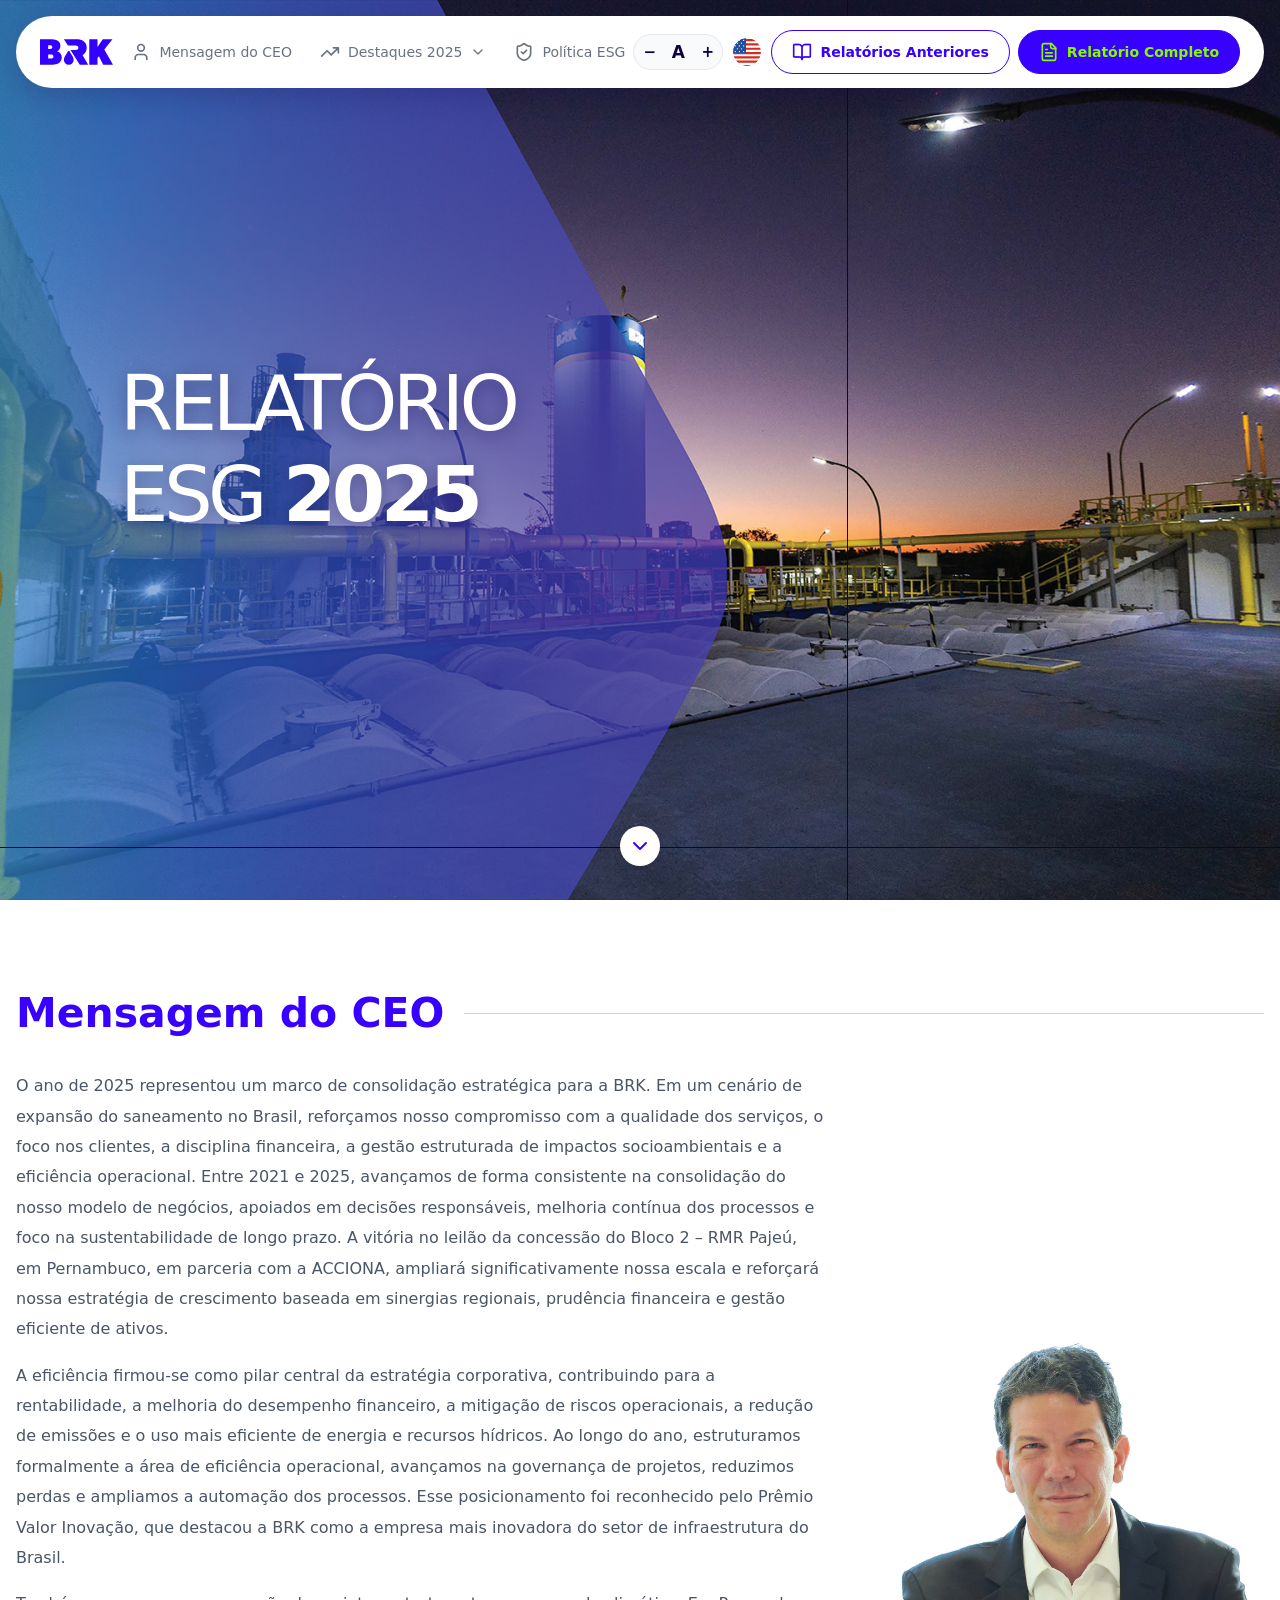
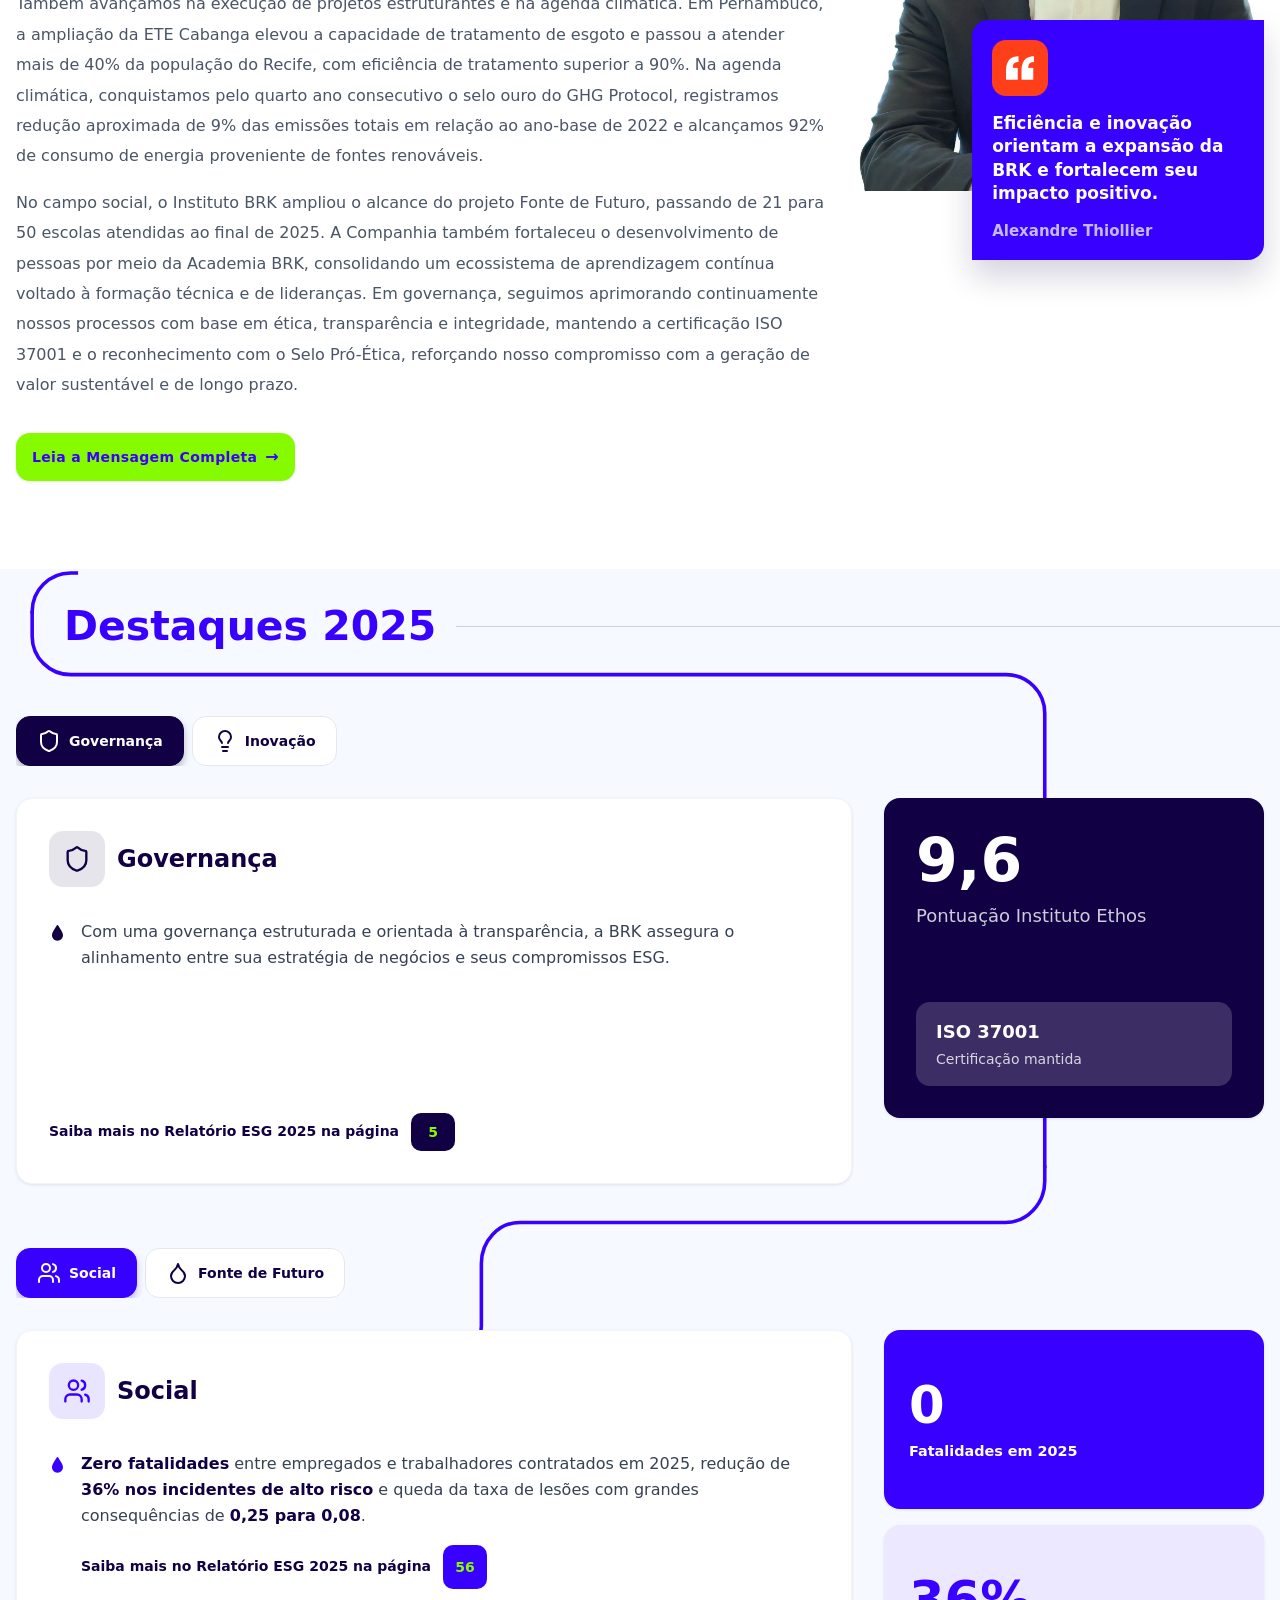
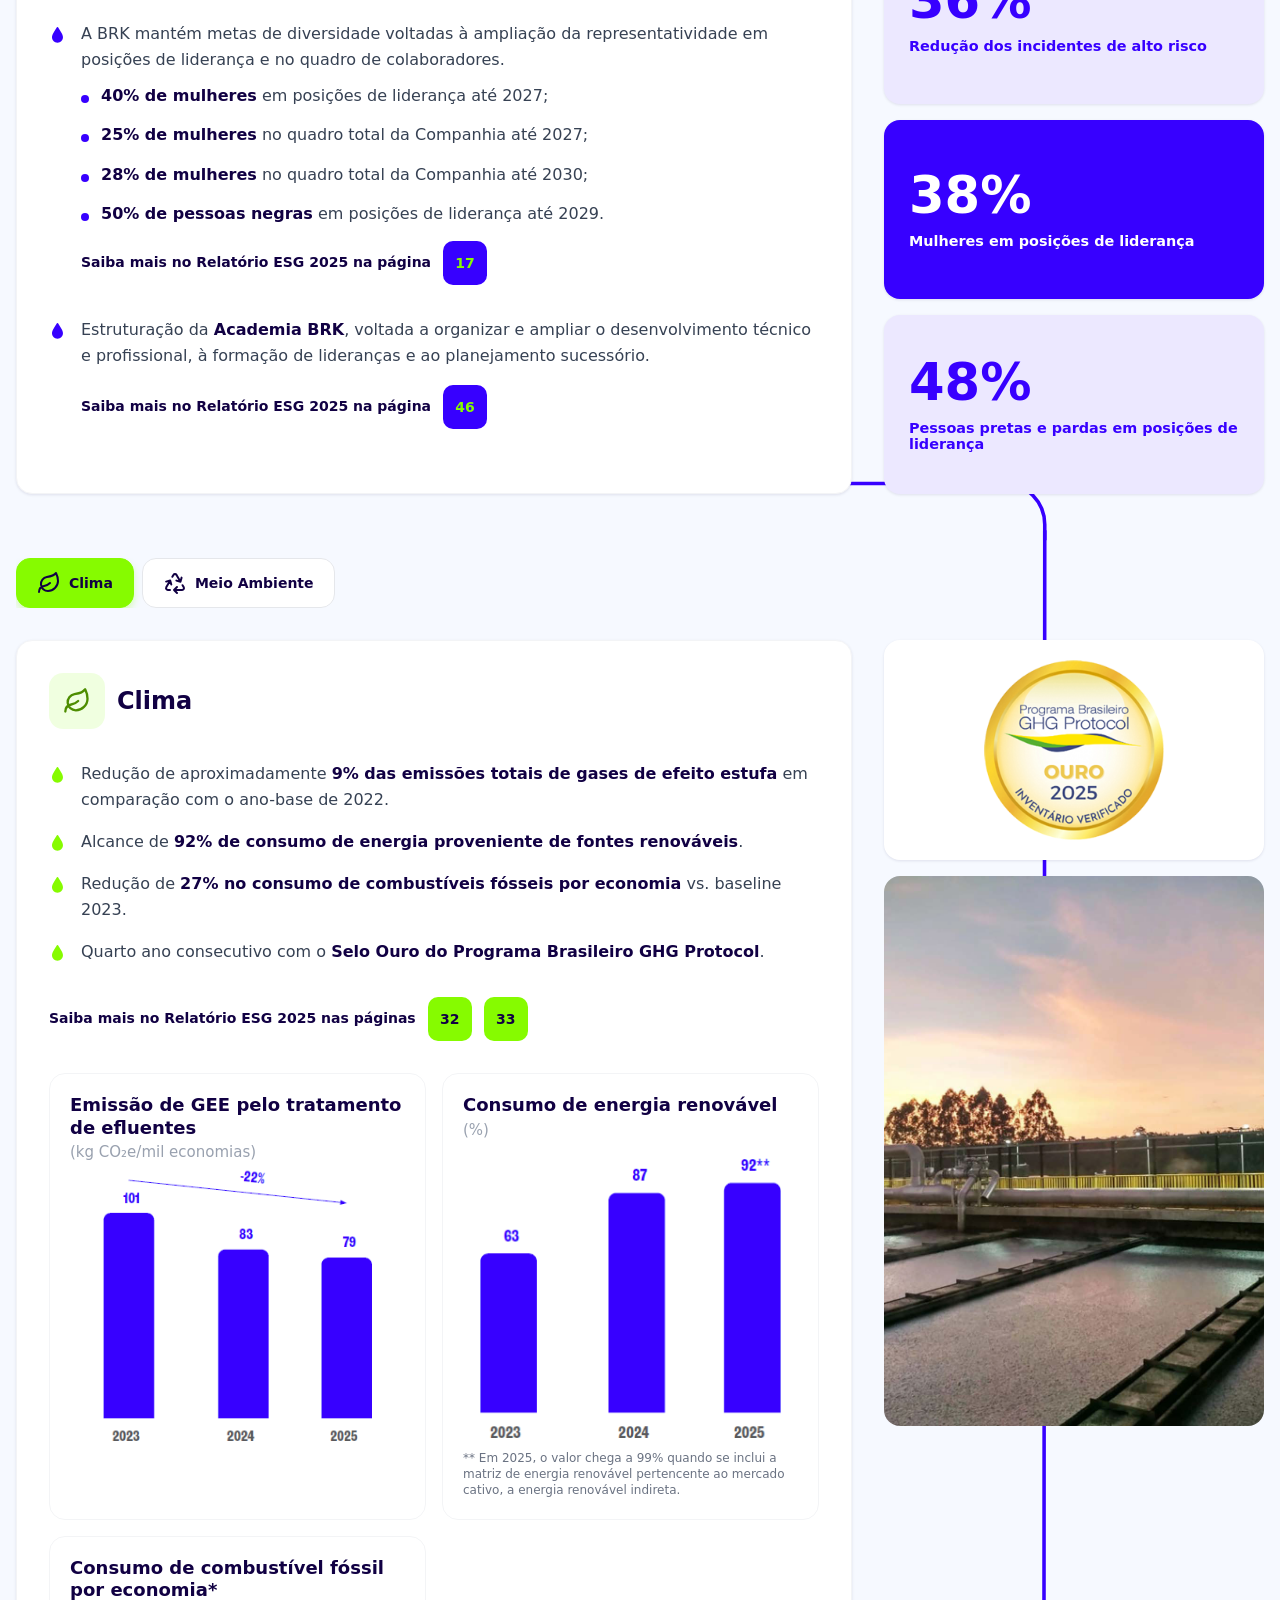
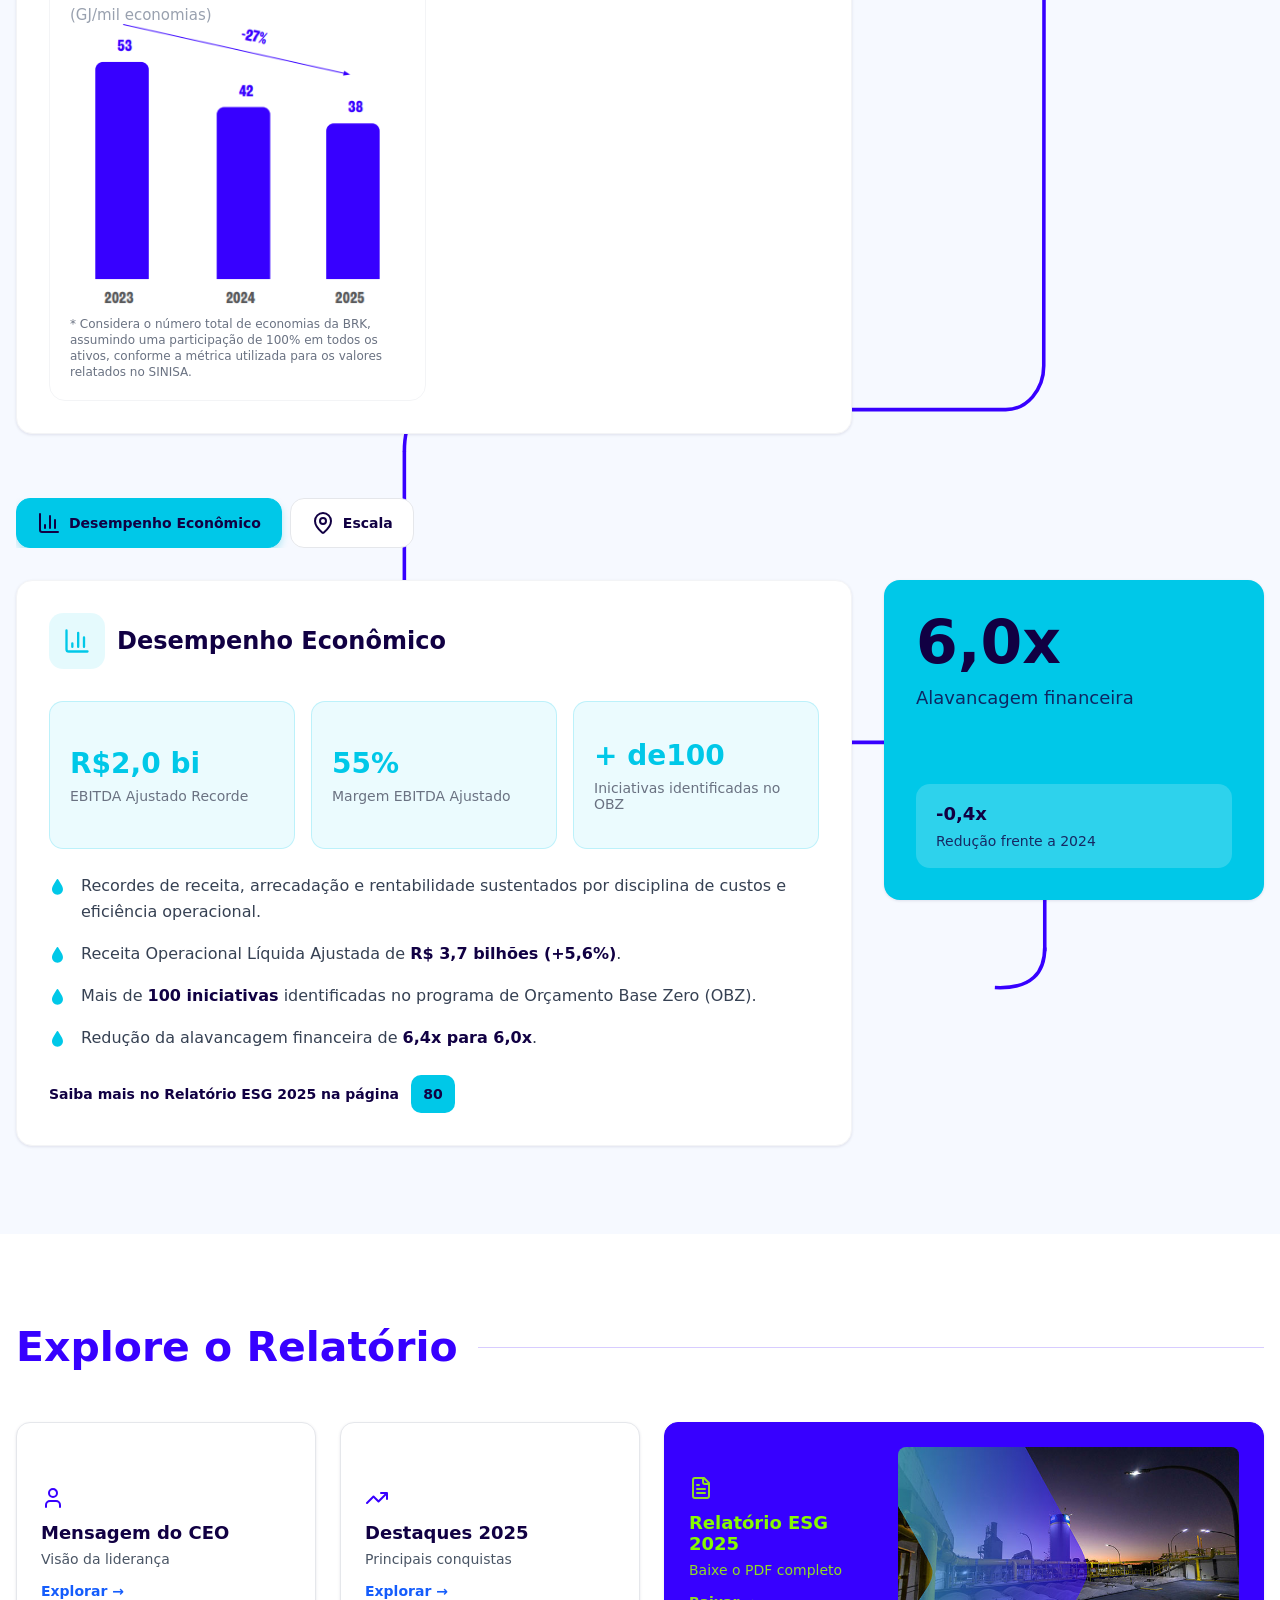
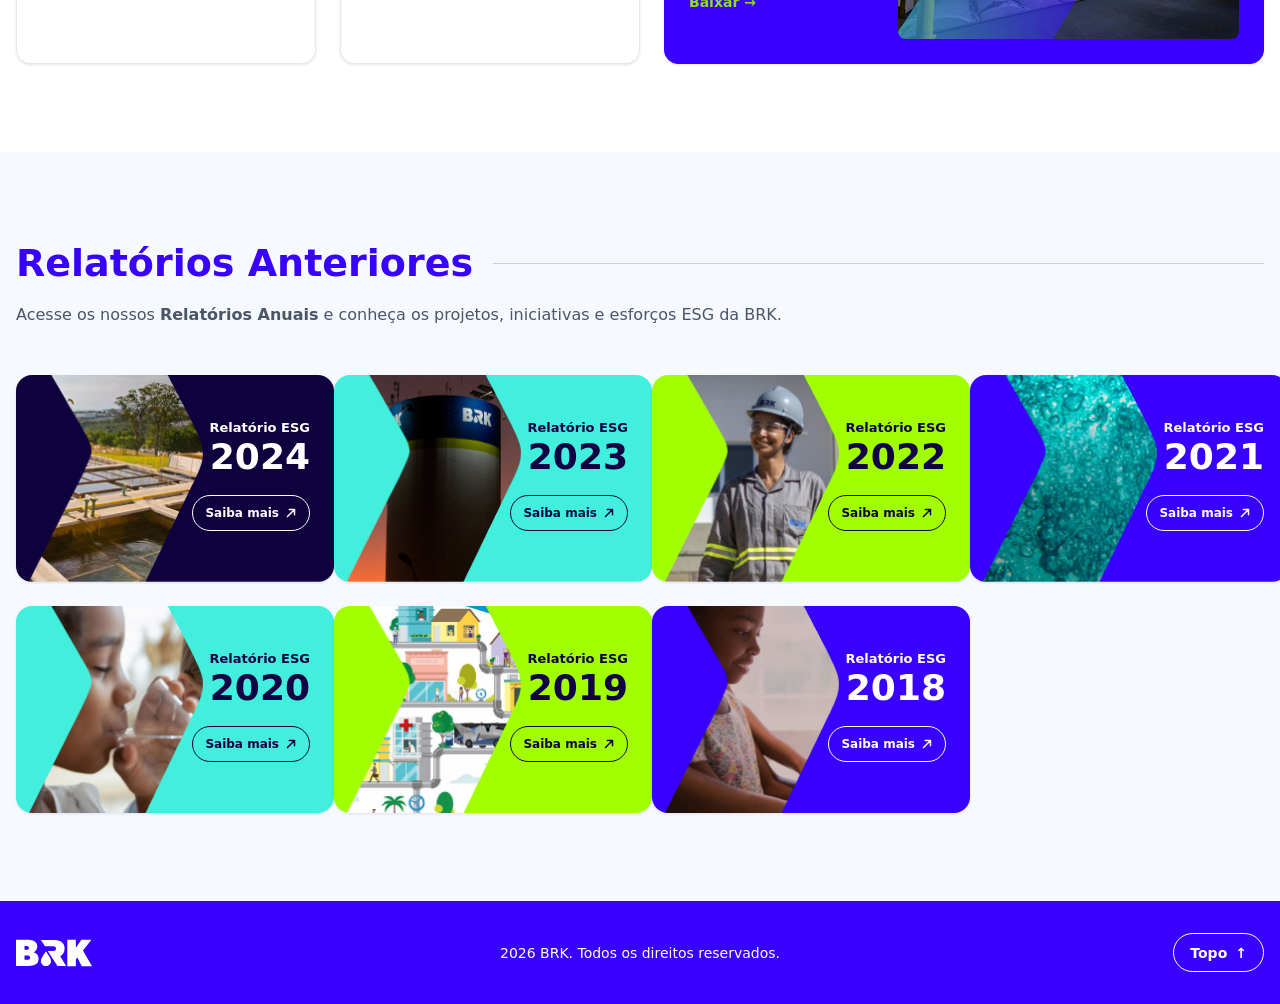
<file: index.html>
<!doctype html>
<html lang="pt-BR" data-beasties-container>
<head>
  <meta charset="utf-8">
  <title>BRK — Relatório ESG 2025</title>
  <base href="./">
  <meta name="viewport" content="width=device-width, initial-scale=1">
  <link rel="icon" type="image/x-icon" href="favicon.ico">

  <!--
    Google Tag Manager — instalação futura
    1. Troque GTM-XXXXXXX pelo ID enviado pelo cliente/agência.
    2. Descomente este bloco dentro do <head>.
    3. Descomente também o bloco <noscript> no início do <body>.

    <script>
      (function(w,d,s,l,i){w[l]=w[l]||[];w[l].push({'gtm.start':
      new Date().getTime(),event:'gtm.js'});var f=d.getElementsByTagName(s)[0],
      j=d.createElement(s),dl=l!='dataLayer'?'&l='+l:'';j.async=true;j.src=
      'https://www.googletagmanager.com/gtm.js?id='+i+dl;f.parentNode.insertBefore(j,f);
      })(window,document,'script','dataLayer','GTM-XXXXXXX');
    </script>
  -->
<style>:root{--brk-color-brand:#3700ff;--brk-color-brand-dark:#110043;--brk-color-brand-soft:#e9e4ff;--brk-color-lime:#86fb00;--brk-color-cyan:#00c8e8;--brk-color-orange:#ff3f19;--brk-color-canvas:#ffffff;--brk-color-highlight:#f6f9ff;--brk-color-surface-subtle:#f9fafb;--brk-color-surface-muted:#eef1ff;--brk-color-text:#110043;--brk-color-text-muted:#4a5565;--brk-color-text-soft:#6a7282;--brk-color-border:#e5e7eb;--brk-color-border-brand:rgb(55 0 255 / 20%);--brk-color-focus:#3700ff}:root{--brk-space-1:.25rem;--brk-space-2:.5rem;--brk-space-3:.75rem;--brk-space-4:1rem;--brk-space-5:1.25rem;--brk-space-6:1.5rem;--brk-space-7:1.75rem;--brk-space-8:2rem;--brk-space-10:2.5rem;--brk-space-12:3rem;--brk-space-14:3.5rem;--brk-space-16:4rem;--brk-space-18:4.5rem;--brk-space-22:5.5rem;--brk-space-28:7rem;--brk-radius-sm:.5rem;--brk-radius-md:.875rem;--brk-radius-lg:1rem;--brk-radius-xl:1.5rem;--brk-radius-pill:999px;--brk-shadow-card:0 1px 3px rgb(17 0 67 / 10%);--brk-shadow-floating:0 16px 32px rgb(17 0 67 / 18%)}:root{--brk-font-sans:Inter, system-ui, -apple-system, BlinkMacSystemFont, "Segoe UI", sans-serif;--brk-font-scale:1;--brk-text-body:calc(1rem * var(--brk-font-scale));--brk-leading-body:1.9;--brk-text-section:clamp( calc(2rem * var(--brk-font-scale)), calc(3.2vw * var(--brk-font-scale)), calc(2.875rem * var(--brk-font-scale)) );--brk-text-hero:clamp( calc(2.75rem * var(--brk-font-scale)), calc(5.1vw * var(--brk-font-scale)), calc(5rem * var(--brk-font-scale)) );--brk-mobile-text-xs:.8125rem;--brk-mobile-text-sm:.875rem;--brk-mobile-text-md:.9375rem;--brk-mobile-text-lg:1rem;--brk-mobile-text-title:1.375rem;--brk-mobile-text-display:2.25rem}:root{--brk-container:80rem;--brk-gutter:1rem;--brk-section-block:5.5rem}@media(max-width:1023px){:root{--brk-gutter:2rem;--brk-section-block:4.5rem}}@media(max-width:767px){:root{--brk-gutter:1.25rem;--brk-section-block:3.5rem}}:root{--brk-motion-fast:.22s;--brk-motion-standard:.34s;--brk-motion-reveal:.46s;--brk-ease-standard:cubic-bezier(.2, 0, 0, 1);--brk-ease-out:cubic-bezier(.16, 1, .3, 1)}@media(prefers-reduced-motion:reduce){:root{--brk-motion-fast:0ms;--brk-motion-standard:0ms;--brk-motion-reveal:0ms}}*,*:before,*:after{box-sizing:border-box}html{color:var(--brk-color-text);font-family:var(--brk-font-sans);scroll-behavior:smooth}body{margin:0;min-width:20rem;background:var(--brk-color-canvas);color:var(--brk-color-text);font-size:var(--brk-text-body)}@media(prefers-reduced-motion:reduce){html{scroll-behavior:auto}}</style><link rel="stylesheet" href="styles.92862c17c37a5d15.css" media="print" onload="this.media='all'"><noscript><link rel="stylesheet" href="styles.92862c17c37a5d15.css"></noscript></head>
<body>
  <!--
    Google Tag Manager (noscript) — instalação futura
    Troque GTM-XXXXXXX pelo ID real e descomente junto com o script do <head>.

    <noscript>
      <iframe src="https://www.googletagmanager.com/ns.html?id=GTM-XXXXXXX"
        height="0" width="0" style="display:none;visibility:hidden"></iframe>
    </noscript>
  -->
  <app-root></app-root>
<script src="runtime.fac3cbcdab7f5ced.js" type="module"></script><script src="polyfills.3b3bae7d66c260d7.js" type="module"></script><script src="main.1730dc0094d72fb5.js" type="module"></script></body>
</html>
</file>
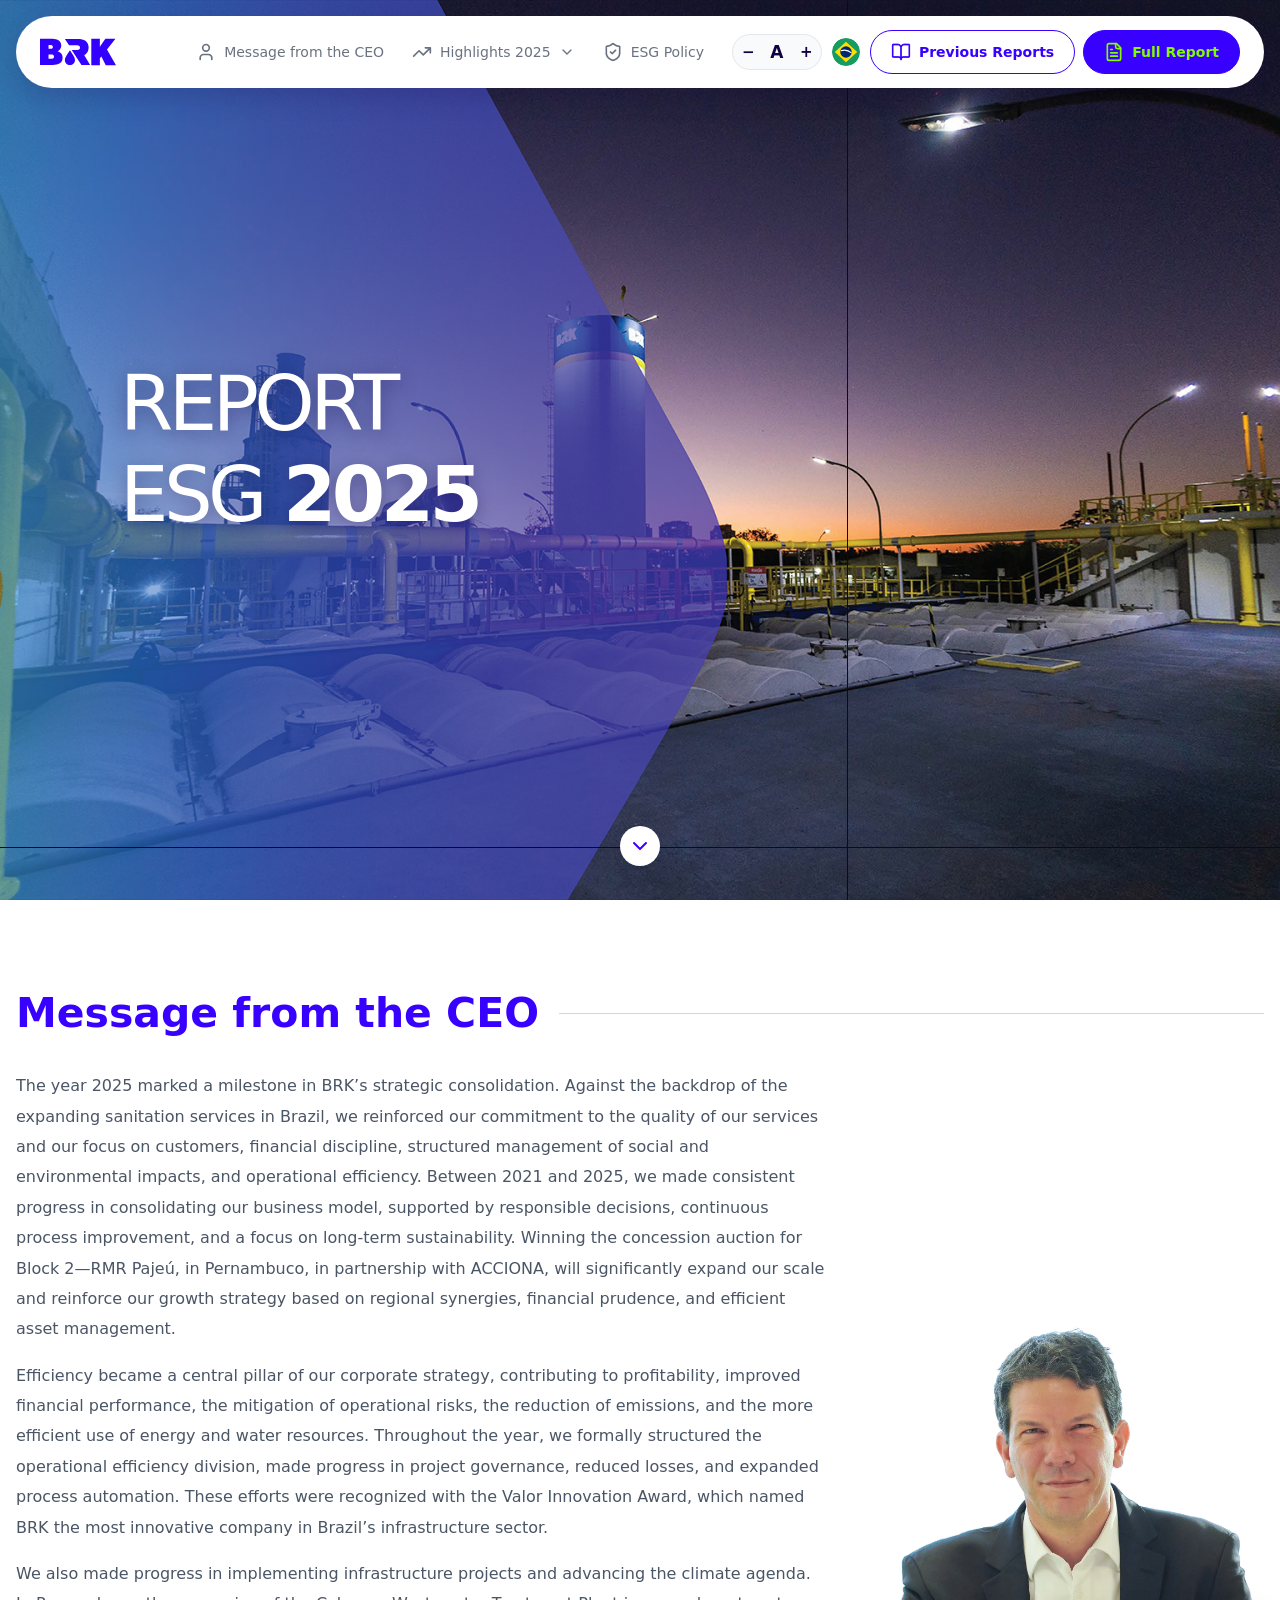
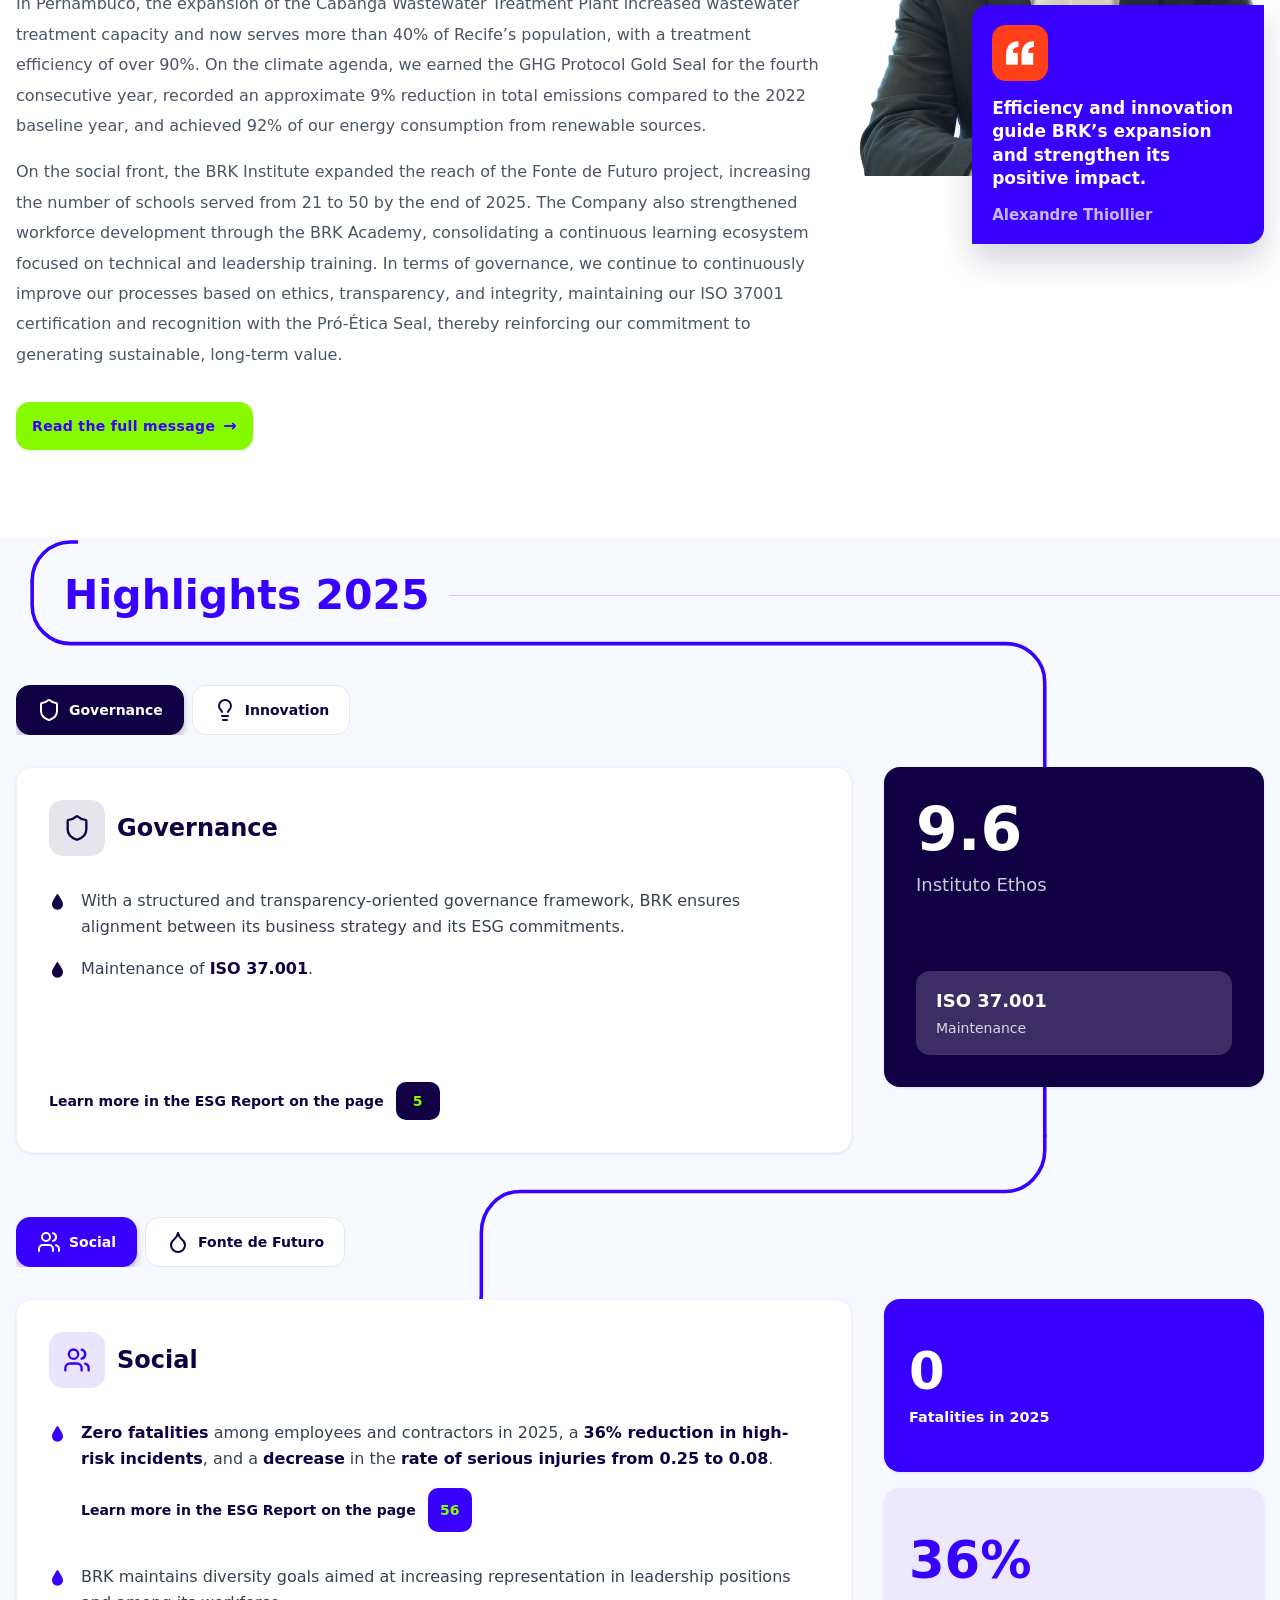
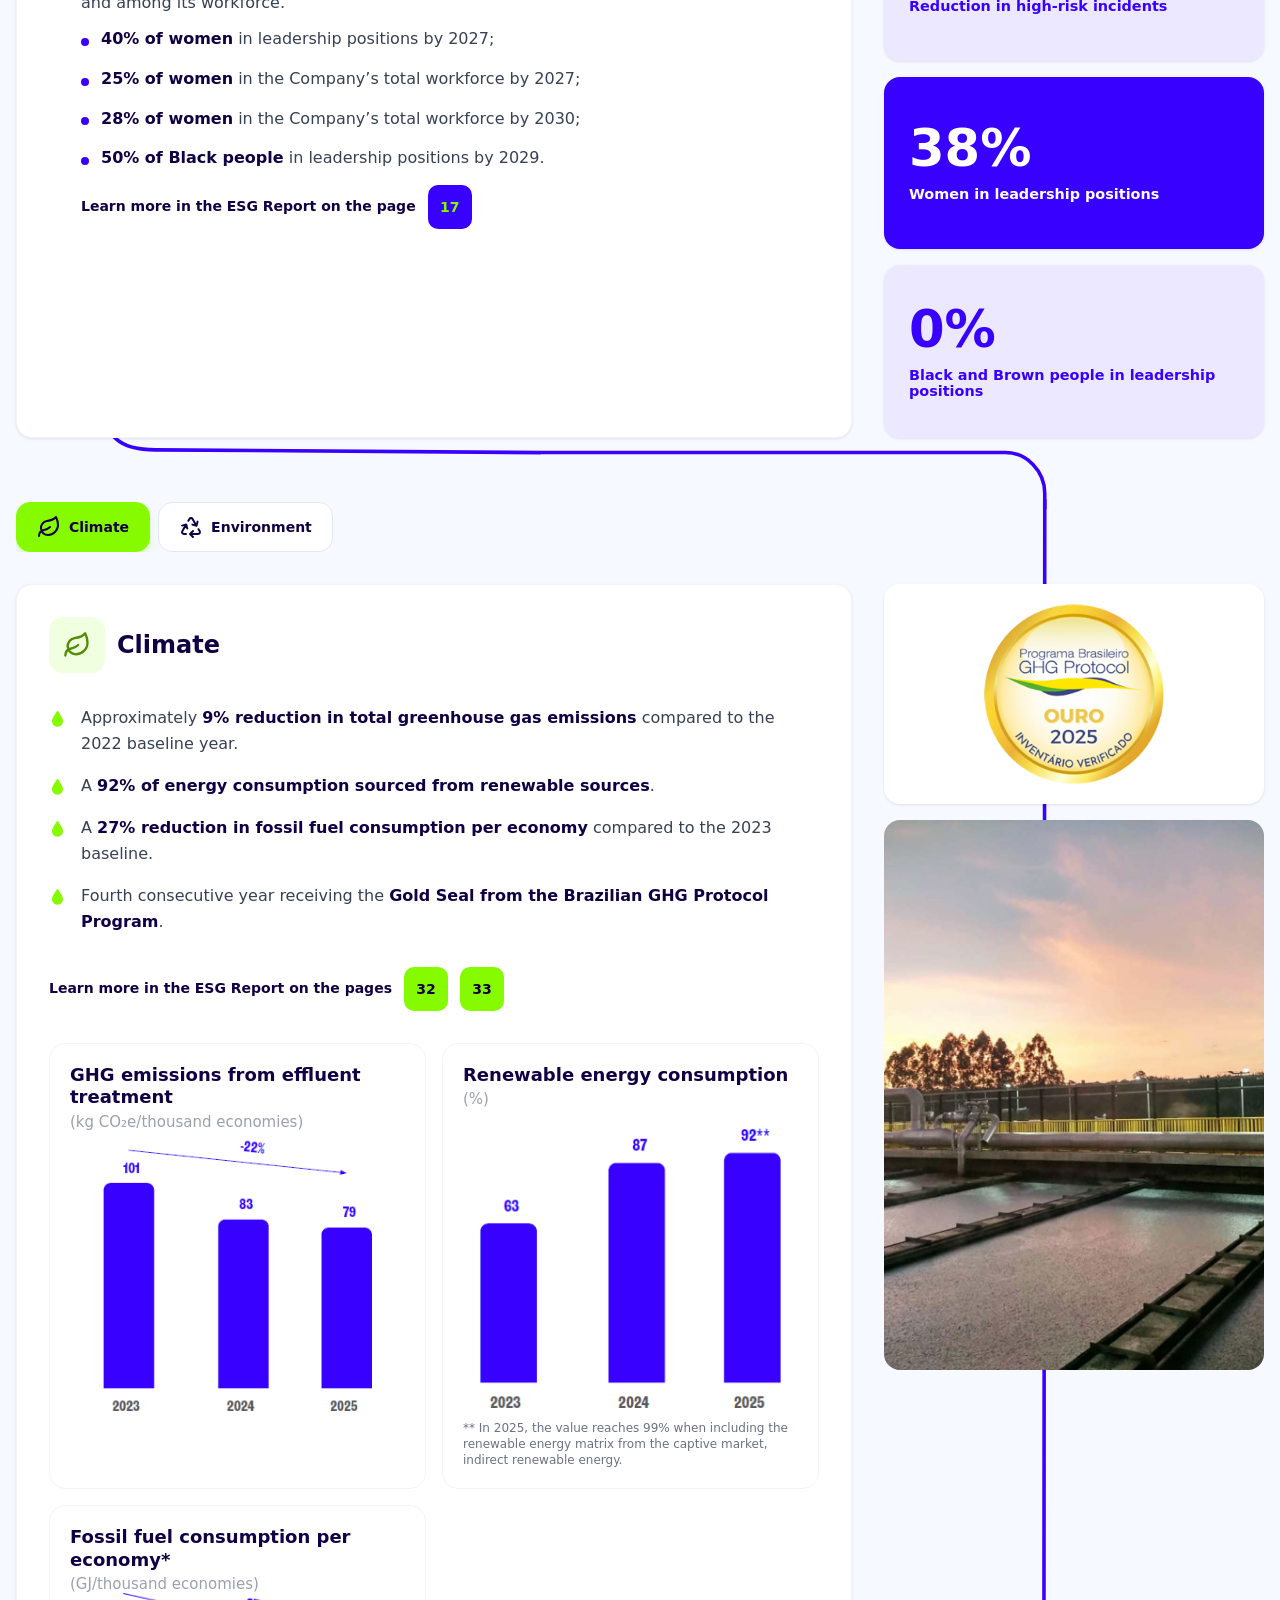
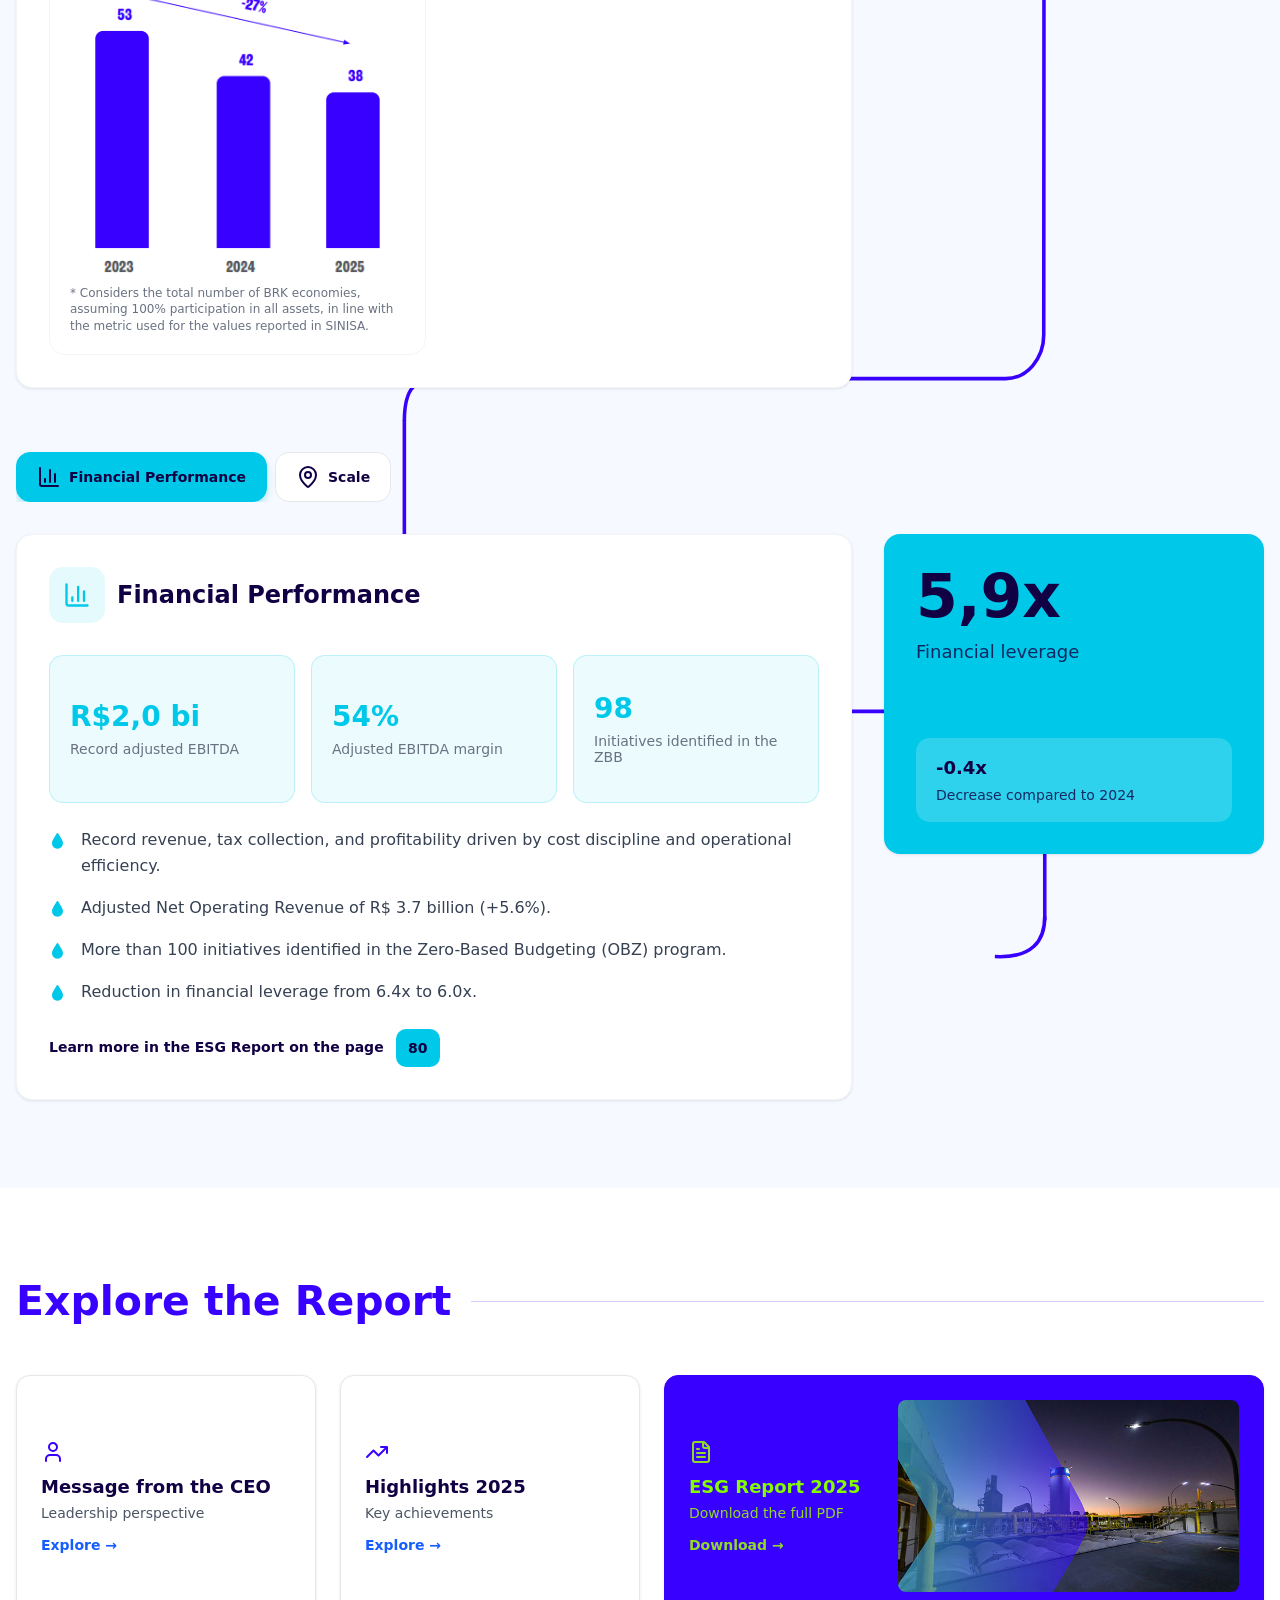
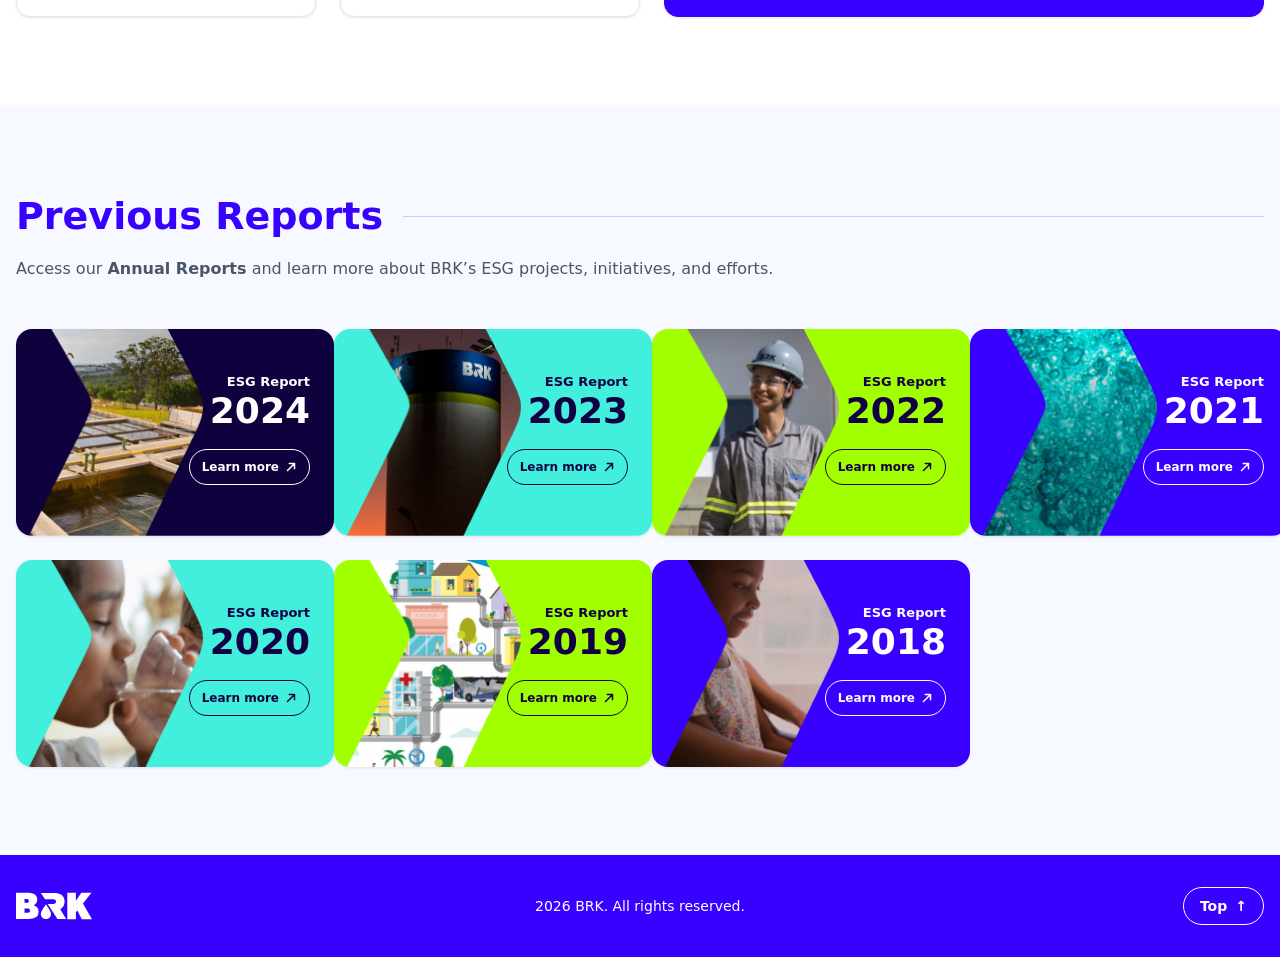
<file: en/index.html>
<!doctype html>
<html lang="pt-BR" data-beasties-container>
<head>
  <meta charset="utf-8">
  <title>BRK — Relatório ESG 2025</title>
  <base href="../">
  <meta name="viewport" content="width=device-width, initial-scale=1">
  <link rel="icon" type="image/x-icon" href="favicon.ico">

  <!--
    Google Tag Manager — instalação futura
    1. Troque GTM-XXXXXXX pelo ID enviado pelo cliente/agência.
    2. Descomente este bloco dentro do <head>.
    3. Descomente também o bloco <noscript> no início do <body>.

    <script>
      (function(w,d,s,l,i){w[l]=w[l]||[];w[l].push({'gtm.start':
      new Date().getTime(),event:'gtm.js'});var f=d.getElementsByTagName(s)[0],
      j=d.createElement(s),dl=l!='dataLayer'?'&l='+l:'';j.async=true;j.src=
      'https://www.googletagmanager.com/gtm.js?id='+i+dl;f.parentNode.insertBefore(j,f);
      })(window,document,'script','dataLayer','GTM-XXXXXXX');
    </script>
  -->
<style>:root{--brk-color-brand:#3700ff;--brk-color-brand-dark:#110043;--brk-color-brand-soft:#e9e4ff;--brk-color-lime:#86fb00;--brk-color-cyan:#00c8e8;--brk-color-orange:#ff3f19;--brk-color-canvas:#ffffff;--brk-color-highlight:#f6f9ff;--brk-color-surface-subtle:#f9fafb;--brk-color-surface-muted:#eef1ff;--brk-color-text:#110043;--brk-color-text-muted:#4a5565;--brk-color-text-soft:#6a7282;--brk-color-border:#e5e7eb;--brk-color-border-brand:rgb(55 0 255 / 20%);--brk-color-focus:#3700ff}:root{--brk-space-1:.25rem;--brk-space-2:.5rem;--brk-space-3:.75rem;--brk-space-4:1rem;--brk-space-5:1.25rem;--brk-space-6:1.5rem;--brk-space-7:1.75rem;--brk-space-8:2rem;--brk-space-10:2.5rem;--brk-space-12:3rem;--brk-space-14:3.5rem;--brk-space-16:4rem;--brk-space-18:4.5rem;--brk-space-22:5.5rem;--brk-space-28:7rem;--brk-radius-sm:.5rem;--brk-radius-md:.875rem;--brk-radius-lg:1rem;--brk-radius-xl:1.5rem;--brk-radius-pill:999px;--brk-shadow-card:0 1px 3px rgb(17 0 67 / 10%);--brk-shadow-floating:0 16px 32px rgb(17 0 67 / 18%)}:root{--brk-font-sans:Inter, system-ui, -apple-system, BlinkMacSystemFont, "Segoe UI", sans-serif;--brk-font-scale:1;--brk-text-body:calc(1rem * var(--brk-font-scale));--brk-leading-body:1.9;--brk-text-section:clamp( calc(2rem * var(--brk-font-scale)), calc(3.2vw * var(--brk-font-scale)), calc(2.875rem * var(--brk-font-scale)) );--brk-text-hero:clamp( calc(2.75rem * var(--brk-font-scale)), calc(5.1vw * var(--brk-font-scale)), calc(5rem * var(--brk-font-scale)) );--brk-mobile-text-xs:.8125rem;--brk-mobile-text-sm:.875rem;--brk-mobile-text-md:.9375rem;--brk-mobile-text-lg:1rem;--brk-mobile-text-title:1.375rem;--brk-mobile-text-display:2.25rem}:root{--brk-container:80rem;--brk-gutter:1rem;--brk-section-block:5.5rem}@media(max-width:1023px){:root{--brk-gutter:2rem;--brk-section-block:4.5rem}}@media(max-width:767px){:root{--brk-gutter:1.25rem;--brk-section-block:3.5rem}}:root{--brk-motion-fast:.22s;--brk-motion-standard:.34s;--brk-motion-reveal:.46s;--brk-ease-standard:cubic-bezier(.2, 0, 0, 1);--brk-ease-out:cubic-bezier(.16, 1, .3, 1)}@media(prefers-reduced-motion:reduce){:root{--brk-motion-fast:0ms;--brk-motion-standard:0ms;--brk-motion-reveal:0ms}}*,*:before,*:after{box-sizing:border-box}html{color:var(--brk-color-text);font-family:var(--brk-font-sans);scroll-behavior:smooth}body{margin:0;min-width:20rem;background:var(--brk-color-canvas);color:var(--brk-color-text);font-size:var(--brk-text-body)}@media(prefers-reduced-motion:reduce){html{scroll-behavior:auto}}</style><link rel="stylesheet" href="styles.92862c17c37a5d15.css" media="print" onload="this.media='all'"><noscript><link rel="stylesheet" href="styles.92862c17c37a5d15.css"></noscript></head>
<body>
  <!--
    Google Tag Manager (noscript) — instalação futura
    Troque GTM-XXXXXXX pelo ID real e descomente junto com o script do <head>.

    <noscript>
      <iframe src="https://www.googletagmanager.com/ns.html?id=GTM-XXXXXXX"
        height="0" width="0" style="display:none;visibility:hidden"></iframe>
    </noscript>
  -->
  <app-root></app-root>
<script src="runtime.fac3cbcdab7f5ced.js" type="module"></script><script src="polyfills.3b3bae7d66c260d7.js" type="module"></script><script src="main.1730dc0094d72fb5.js" type="module"></script></body>
</html>
</file>
<file: styles.92862c17c37a5d15.css>
:root{--brk-color-brand: #3700ff;--brk-color-brand-dark: #110043;--brk-color-brand-soft: #e9e4ff;--brk-color-lime: #86fb00;--brk-color-cyan: #00c8e8;--brk-color-orange: #ff3f19;--brk-color-canvas: #ffffff;--brk-color-highlight: #f6f9ff;--brk-color-surface-subtle: #f9fafb;--brk-color-surface-muted: #eef1ff;--brk-color-text: #110043;--brk-color-text-muted: #4a5565;--brk-color-text-soft: #6a7282;--brk-color-border: #e5e7eb;--brk-color-border-brand: rgb(55 0 255 / 20%);--brk-color-focus: #3700ff}:root{--brk-space-1: .25rem;--brk-space-2: .5rem;--brk-space-3: .75rem;--brk-space-4: 1rem;--brk-space-5: 1.25rem;--brk-space-6: 1.5rem;--brk-space-7: 1.75rem;--brk-space-8: 2rem;--brk-space-10: 2.5rem;--brk-space-12: 3rem;--brk-space-14: 3.5rem;--brk-space-16: 4rem;--brk-space-18: 4.5rem;--brk-space-22: 5.5rem;--brk-space-28: 7rem;--brk-radius-sm: .5rem;--brk-radius-md: .875rem;--brk-radius-lg: 1rem;--brk-radius-xl: 1.5rem;--brk-radius-pill: 999px;--brk-shadow-card: 0 1px 3px rgb(17 0 67 / 10%);--brk-shadow-floating: 0 16px 32px rgb(17 0 67 / 18%)}:root{--brk-font-sans: Inter, system-ui, -apple-system, BlinkMacSystemFont, "Segoe UI", sans-serif;--brk-font-scale: 1;--brk-text-body: calc(1rem * var(--brk-font-scale));--brk-leading-body: 1.9;--brk-text-section: clamp( calc(2rem * var(--brk-font-scale)), calc(3.2vw * var(--brk-font-scale)), calc(2.875rem * var(--brk-font-scale)) );--brk-text-hero: clamp( calc(2.75rem * var(--brk-font-scale)), calc(5.1vw * var(--brk-font-scale)), calc(5rem * var(--brk-font-scale)) );--brk-mobile-text-xs: .8125rem;--brk-mobile-text-sm: .875rem;--brk-mobile-text-md: .9375rem;--brk-mobile-text-lg: 1rem;--brk-mobile-text-title: 1.375rem;--brk-mobile-text-display: 2.25rem}@media(max-width:767px){html[data-brk-text-scale="0"]{--brk-mobile-text-xs: .75rem;--brk-mobile-text-sm: .8125rem;--brk-mobile-text-md: .875rem;--brk-mobile-text-lg: .9375rem;--brk-mobile-text-title: 1.25rem;--brk-mobile-text-display: 2rem}html[data-brk-text-scale="2"]{--brk-mobile-text-xs: .875rem;--brk-mobile-text-sm: .9375rem;--brk-mobile-text-md: 1rem;--brk-mobile-text-lg: 1.125rem;--brk-mobile-text-title: 1.5rem;--brk-mobile-text-display: 2.5rem}}:root{--brk-container: 80rem;--brk-gutter: 1rem;--brk-section-block: 5.5rem}@media(max-width:1023px){:root{--brk-gutter: 2rem;--brk-section-block: 4.5rem}}@media(max-width:767px){:root{--brk-gutter: 1.25rem;--brk-section-block: 3.5rem}}:root{--brk-motion-fast: .22s;--brk-motion-standard: .34s;--brk-motion-reveal: .46s;--brk-ease-standard: cubic-bezier(.2, 0, 0, 1);--brk-ease-out: cubic-bezier(.16, 1, .3, 1)}@media(prefers-reduced-motion:reduce){:root{--brk-motion-fast: 0ms;--brk-motion-standard: 0ms;--brk-motion-reveal: 0ms}}*,*:before,*:after{box-sizing:border-box}html{color:var(--brk-color-text);font-family:var(--brk-font-sans);scroll-behavior:smooth}body{margin:0;min-width:20rem;background:var(--brk-color-canvas);color:var(--brk-color-text);font-size:var(--brk-text-body)}button,a{font:inherit}img{display:block;max-width:100%}.brk-reveal{opacity:0;transform:translate3d(0,18px,0);transition:opacity var(--brk-motion-reveal) var(--brk-ease-out),transform var(--brk-motion-reveal) var(--brk-ease-out);transition-delay:var(--brk-reveal-delay, 0ms);will-change:opacity,transform}.brk-reveal.is-visible{opacity:1;transform:translateZ(0);will-change:auto}.brk-container{width:min(100% - 2 * var(--brk-gutter),var(--brk-container));margin-inline:auto}.sr-only{position:absolute;width:1px;height:1px;padding:0;margin:-1px;overflow:hidden;clip:rect(0,0,0,0);white-space:nowrap;border:0}:focus-visible{outline:3px solid var(--brk-color-focus);outline-offset:3px}@media(prefers-reduced-motion:reduce){html{scroll-behavior:auto}.brk-reveal{opacity:1;transform:none;transition:none}}
</file>
